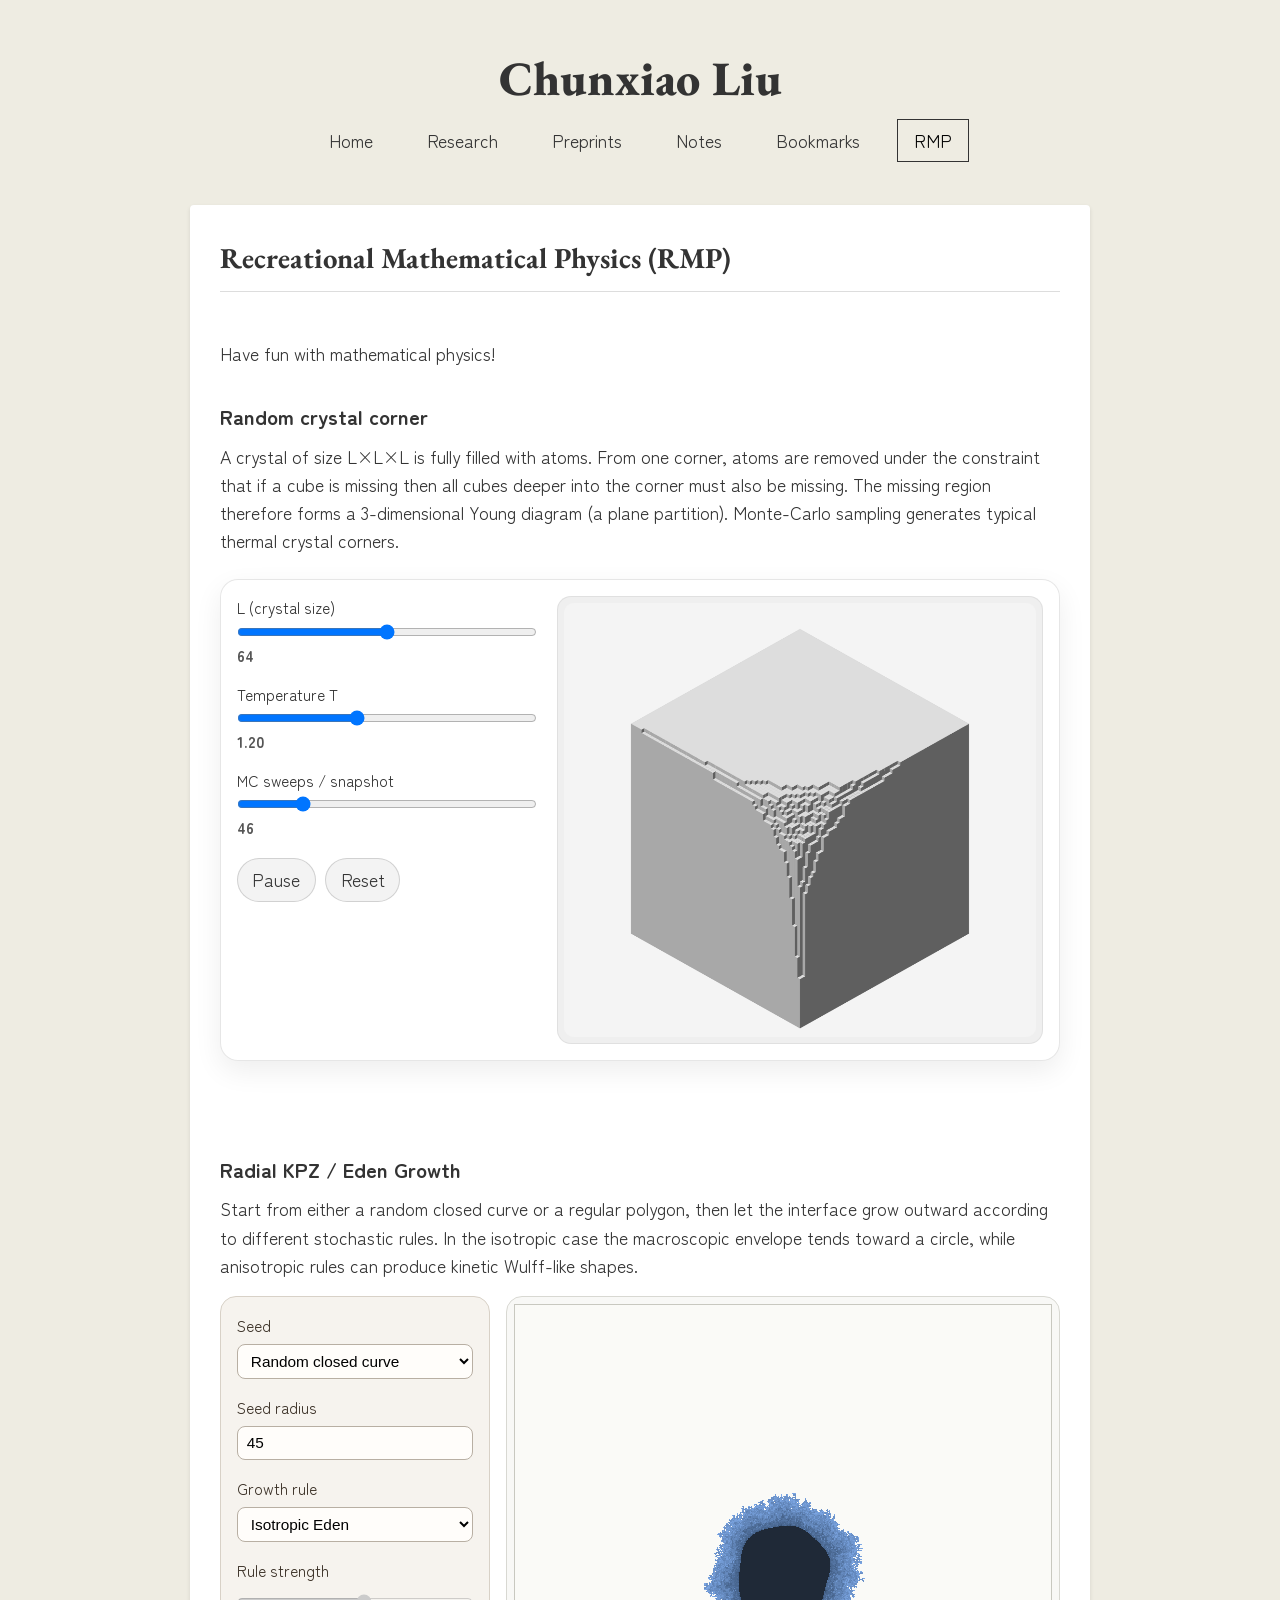
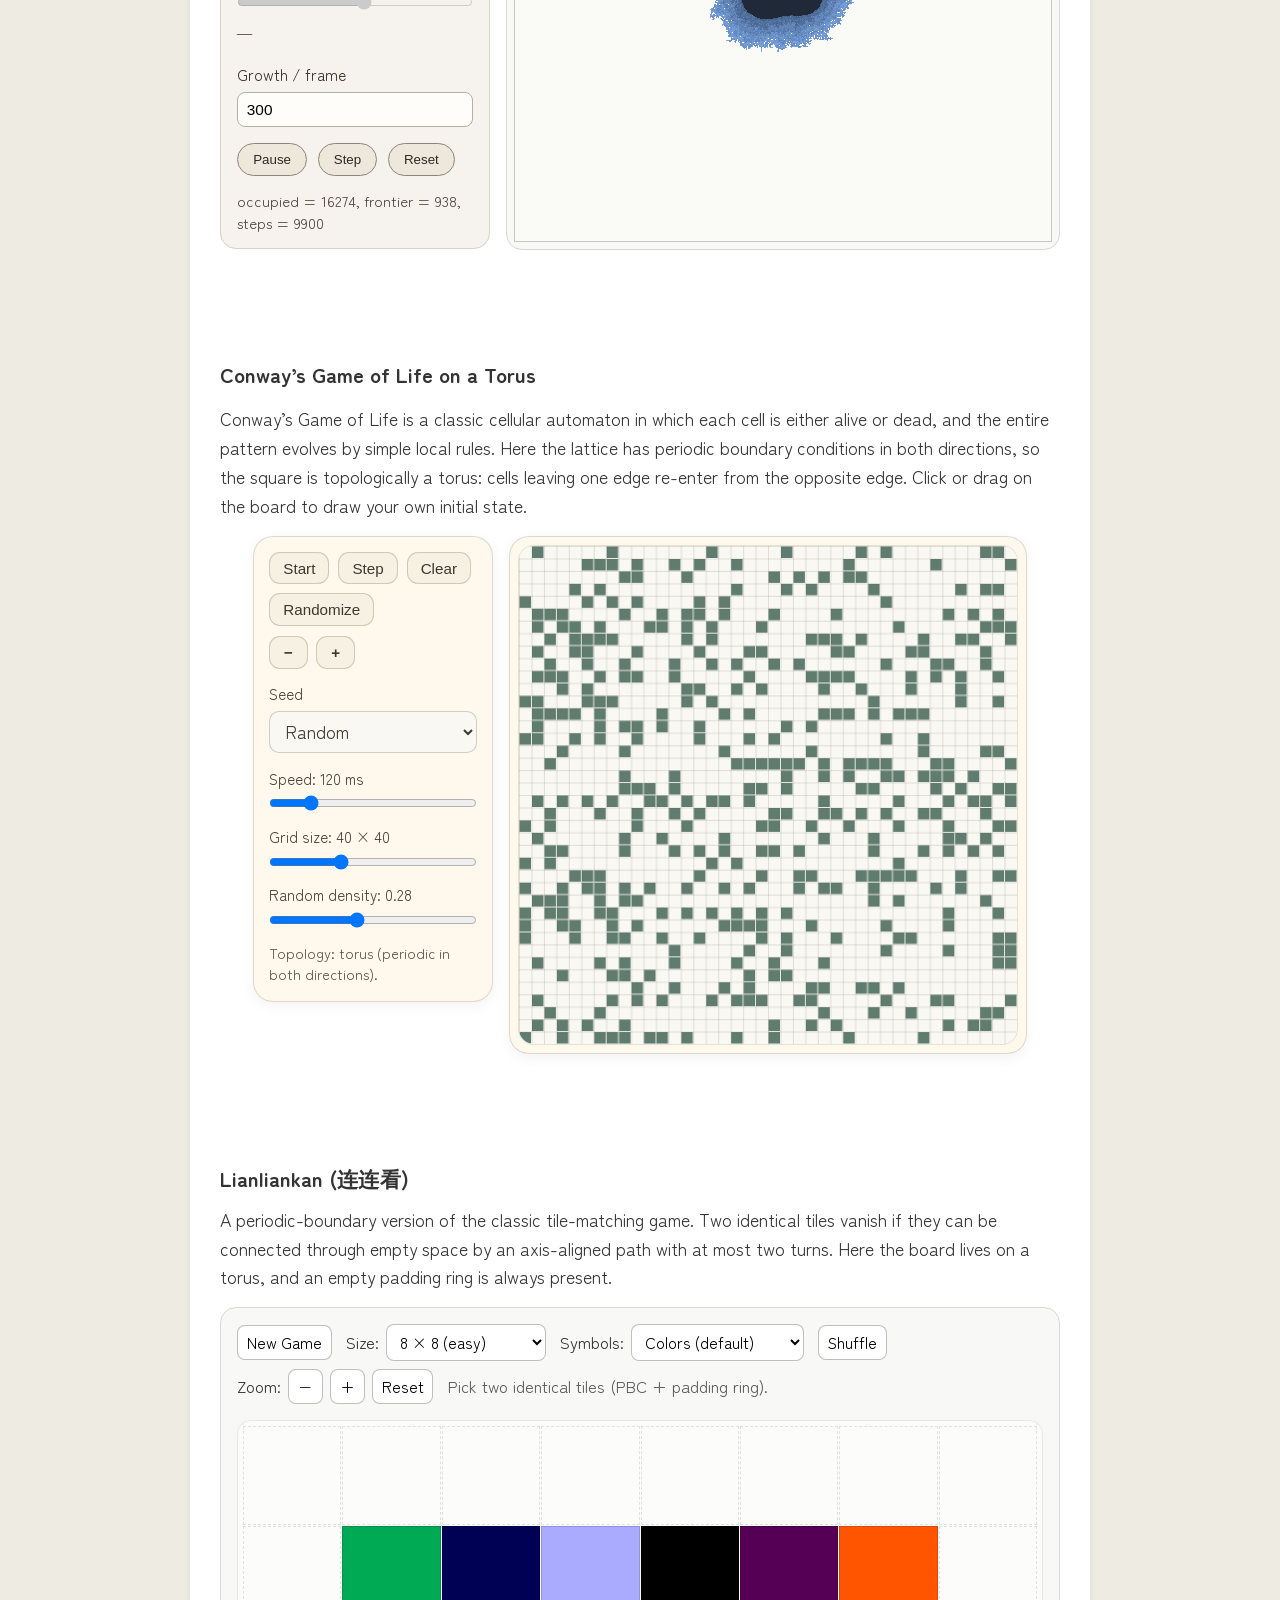
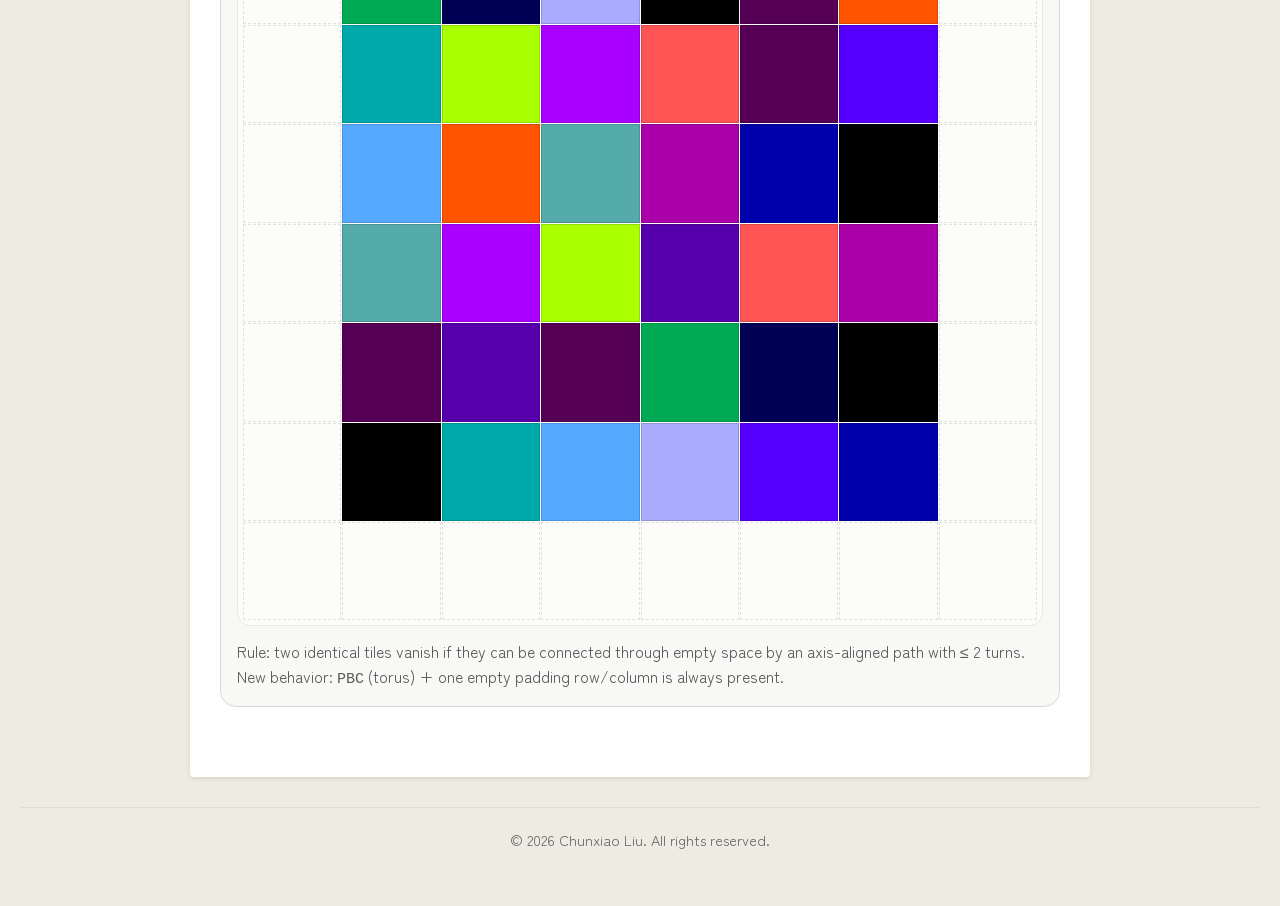
<file: metaphysics.html>
<!DOCTYPE html>
<html lang="en">
<head>

  <!-- Google tag (gtag.js) -->
<script async src="https://www.googletagmanager.com/gtag/js?id=G-R0T0GLFYEW"></script>
<script>
  window.dataLayer = window.dataLayer || [];
  function gtag(){dataLayer.push(arguments);}
  gtag('js', new Date());

gtag('config', 'G-R0T0GLFYEW', {
  anonymize_ip: true,
  send_page_view: true
});
</script>

  <meta charset="UTF-8">
  <meta name="viewport" content="width=device-width, initial-scale=1">
  <title>RMP</title>
  <link rel="stylesheet" href="style.css">
  <link href="https://fonts.googleapis.com/css2?family=Zen+Kaku+Gothic+New&family=Zen+Maru+Gothic&family=EB+Garamond&family=Crimson+Text&family=Crimson+Pro&display=swap" rel="stylesheet">
</head>

<body class="page-notes">
  <header>
    <h1>Chunxiao Liu</h1>
    <nav>
      <ul>
        <li><a href="index.html">Home</a></li>
        <li><a href="research.html">Research</a></li>
        <li><a href="preprint.html">Preprints</a></li>
        <li><a href="note.html">Notes</a></li>
        <li><a href="bookmark.html">Bookmarks</a></li>
        <li><a href="metaphysics.html" class="active">RMP</a></li>
      </ul>
    </nav>
  </header>

  <main>
    <section>
      <h2>Recreational Mathematical Physics (RMP)</h2>

      <br>
      Have fun with mathematical physics!
      <br>


<section class="game-section">
  <h3>Random crystal corner</h3>
  <p>
A crystal of size L×L×L is fully filled with atoms. From one corner,
atoms are removed under the constraint that if a cube is missing then
all cubes deeper into the corner must also be missing. The missing region
therefore forms a 3-dimensional Young diagram (a plane partition).
Monte-Carlo sampling generates typical thermal crystal corners.
  </p>

  <div id="crystal-corner-game"></div>
</section>


  <script src="js/crystal-corner.js"></script>


<br>      



<section class="rmp-block">
  <h3>Radial KPZ / Eden Growth</h3>

  <p>
    Start from either a random closed curve or a regular polygon, then let the
    interface grow outward according to different stochastic rules. In the isotropic
    case the macroscopic envelope tends toward a circle, while anisotropic rules
    can produce kinetic Wulff-like shapes.
  </p>

  <div class="kpz-layout">
    <div class="kpz-sidebar">
      <div class="kpz-control">
        <label for="kpzSeedShape">Seed</label>
        <select id="kpzSeedShape">
          <option value="random">Random closed curve</option>
          <option value="tri">n-gon (n = 3)</option>
          <option value="sq">n-gon (n = 4)</option>
          <option value="pent">n-gon (n = 5)</option>
          <option value="hex">n-gon (n = 6)</option>
          <option value="oct">n-gon (n = 8)</option>
        </select>
      </div>

      <div class="kpz-control">
        <label for="kpzSeedRadius">Seed radius</label>
        <input id="kpzSeedRadius" type="number" min="10" max="200" value="45">
      </div>

      <div class="kpz-control">
        <label for="kpzGrowthRule">Growth rule</label>
        <select id="kpzGrowthRule">
          <option value="isotropic">Isotropic Eden</option>
          <option value="anis4">4-fold anisotropic</option>
          <option value="anis6">6-fold anisotropic</option>
          <option value="surface">Surface-tension biased</option>
          <option value="lpp">Corner growth (LPP-like)</option>
        </select>
      </div>

      <div class="kpz-control">
        <label for="kpzRuleStrength">
          <span id="kpzRuleStrengthLabel">Rule strength</span>
        </label>
        <input id="kpzRuleStrength" type="range" min="0" max="1.2" step="0.05" value="0.65">
        <div class="kpz-value" id="kpzRuleStrengthValue">0.65</div>
      </div>

      <div class="kpz-control">
        <label for="kpzGrowthPerFrame">Growth / frame</label>
        <input id="kpzGrowthPerFrame" type="number" min="1" max="10000" value="300">
      </div>

      <div class="kpz-buttons">
        <button id="kpzPauseBtn" type="button">Pause</button>
        <button id="kpzStepBtn" type="button">Step</button>
        <button id="kpzResetBtn" type="button">Reset</button>
      </div>

      <div id="kpzInfo" class="kpz-info"></div>
    </div>

    <div class="kpz-stage">
      <canvas id="kpzCanvas" aria-label="Radial KPZ growth canvas"></canvas>
    </div>
  </div>
</section>

      <script src="js/kpz.js"></script>


      <br>


<section class="gameoflife" id="gameoflife">
  <h3>Conway’s Game of Life on a Torus</h3>

  <p class="game-intro">
    Conway’s Game of Life is a classic cellular automaton in which each cell is
    either alive or dead, and the entire pattern evolves by simple local rules.
    Here the lattice has periodic boundary conditions in both directions, so
    the square is topologically a torus: cells leaving one edge re-enter from
    the opposite edge. Click or drag on the board to draw your own initial state.
  </p>

  <div class="gol-layout">
    <div class="gol-sidebar">
      <div class="gol-controls-block">
        <div class="gol-toolbar">
          <button id="gol-start">Start</button>
          <button id="gol-step">Step</button>
          <button id="gol-clear">Clear</button>
          <button id="gol-random">Randomize</button>
        </div>

        <div class="gol-toolbar gol-toolbar-small">
          <button id="gol-zoom-out" title="Zoom out">−</button>
          <button id="gol-zoom-in" title="Zoom in">+</button>
        </div>

        <div class="gol-control-row">
          <label for="gol-seed-type">Seed</label>
          <select id="gol-seed-type">
            <option value="random" selected>Random</option>
            <option value="王">王</option>
            <option value="李">李</option>
            <option value="张">张</option>
            <option value="刘">刘</option>
            <option value="陈">陈</option>
            <option value="杨">杨</option>
            <option value="赵">赵</option>
            <option value="黄">黄</option>
            <option value="周">周</option>
            <option value="吴">吴</option>
            <option value="徐">徐</option>
            <option value="孙">孙</option>
            <option value="胡">胡</option>
            <option value="朱">朱</option>
            <option value="高">高</option>
            <option value="林">林</option>
            <option value="何">何</option>
            <option value="郭">郭</option>
            <option value="马">马</option>
          </select>
        </div>

        <div class="gol-control-row">
          <label for="gol-speed">
            Speed: <span id="gol-speed-value">120 ms</span>
          </label>
          <input type="range" id="gol-speed" min="40" max="500" step="10" value="120">
        </div>

        <div class="gol-control-row">
          <label for="gol-size">
            Grid size: <span id="gol-size-value">40 × 40</span>
          </label>
          <input type="range" id="gol-size" min="20" max="80" step="2" value="40">
        </div>

        <div class="gol-control-row">
          <label for="gol-density">
            Random density: <span id="gol-density-value">0.28</span>
          </label>
          <input type="range" id="gol-density" min="0.05" max="0.60" step="0.01" value="0.28">
        </div>

        <p class="gol-note">
          Topology: torus (periodic in both directions).
        </p>
      </div>
    </div>

    <div class="gol-board-panel">
      <div class="gol-canvas-wrap">
        <canvas id="gol-canvas" width="560" height="560"></canvas>
      </div>
    </div>
  </div>
</section>

<script src="js/gameoflife.js"></script>


      <br>
      
<section class="lianliankan rmp-block" id="lianliankan">
  <h3> Lianliankan (<span class="llk-cn">连连看</span>)</h3>

  <p>
    A periodic-boundary version of the classic tile-matching game. Two identical
    tiles vanish if they can be connected through empty space by an axis-aligned
    path with at most two turns. Here the board lives on a torus, and an empty
    padding ring is always present.
  </p>

  <div class="llk-panel">
    <div class="game-bar">
      <button id="llk-new">New Game</button>

      <label>
        Size:
        <select id="llk-size">
          <option value="8x8" selected>8 × 8 (easy)</option>
          <option value="16x16">16 × 16 (medium)</option>
          <option value="32x32">32 × 32 (hard)</option>
        </select>
      </label>

      <label>
        Symbols:
        <select id="llk-theme">
          <option value="colors" selected>Colors (default)</option>
          <option value="animals">Animals</option>
          <option value="music">Music</option>
          <option value="math">Math / Physics</option>
          <option value="cards">Cards / Chess</option>
          <option value="space">Space</option>
          <option value="food">Espresso & Snacks</option>
        </select>
      </label>

      <button id="llk-shuffle">Shuffle</button>

      <label>
        Zoom:
        <button id="llk-zoom-out" type="button">−</button>
        <button id="llk-zoom-in" type="button">+</button>
        <button id="llk-zoom-reset" type="button">Reset</button>
      </label>

      <span class="status" id="llk-status">
        Pick two identical tiles (PBC + padding ring).
      </span>
    </div>

    <div class="board-wrap" id="llk-wrap">
      <div class="llk-stage" id="llk-stage">
        <canvas class="path" id="llk-canvas"></canvas>
        <div class="board" id="llk-board"></div>
      </div>
    </div>

    <div class="hint">
      Rule: two identical tiles vanish if they can be connected through empty space
      by an axis-aligned path with ≤ 2 turns.
      <br>
      New behavior: <code>PBC</code> (torus) + one empty padding row/column is always present.
    </div>
  </div>
</section>

<script src="js/lianliankan.js" defer></script>



      

    </section>
  </main>

  <footer>
    <p>&copy; 2026 Chunxiao Liu. All rights reserved.</p>
  </footer>
</body>
</html>
</file>
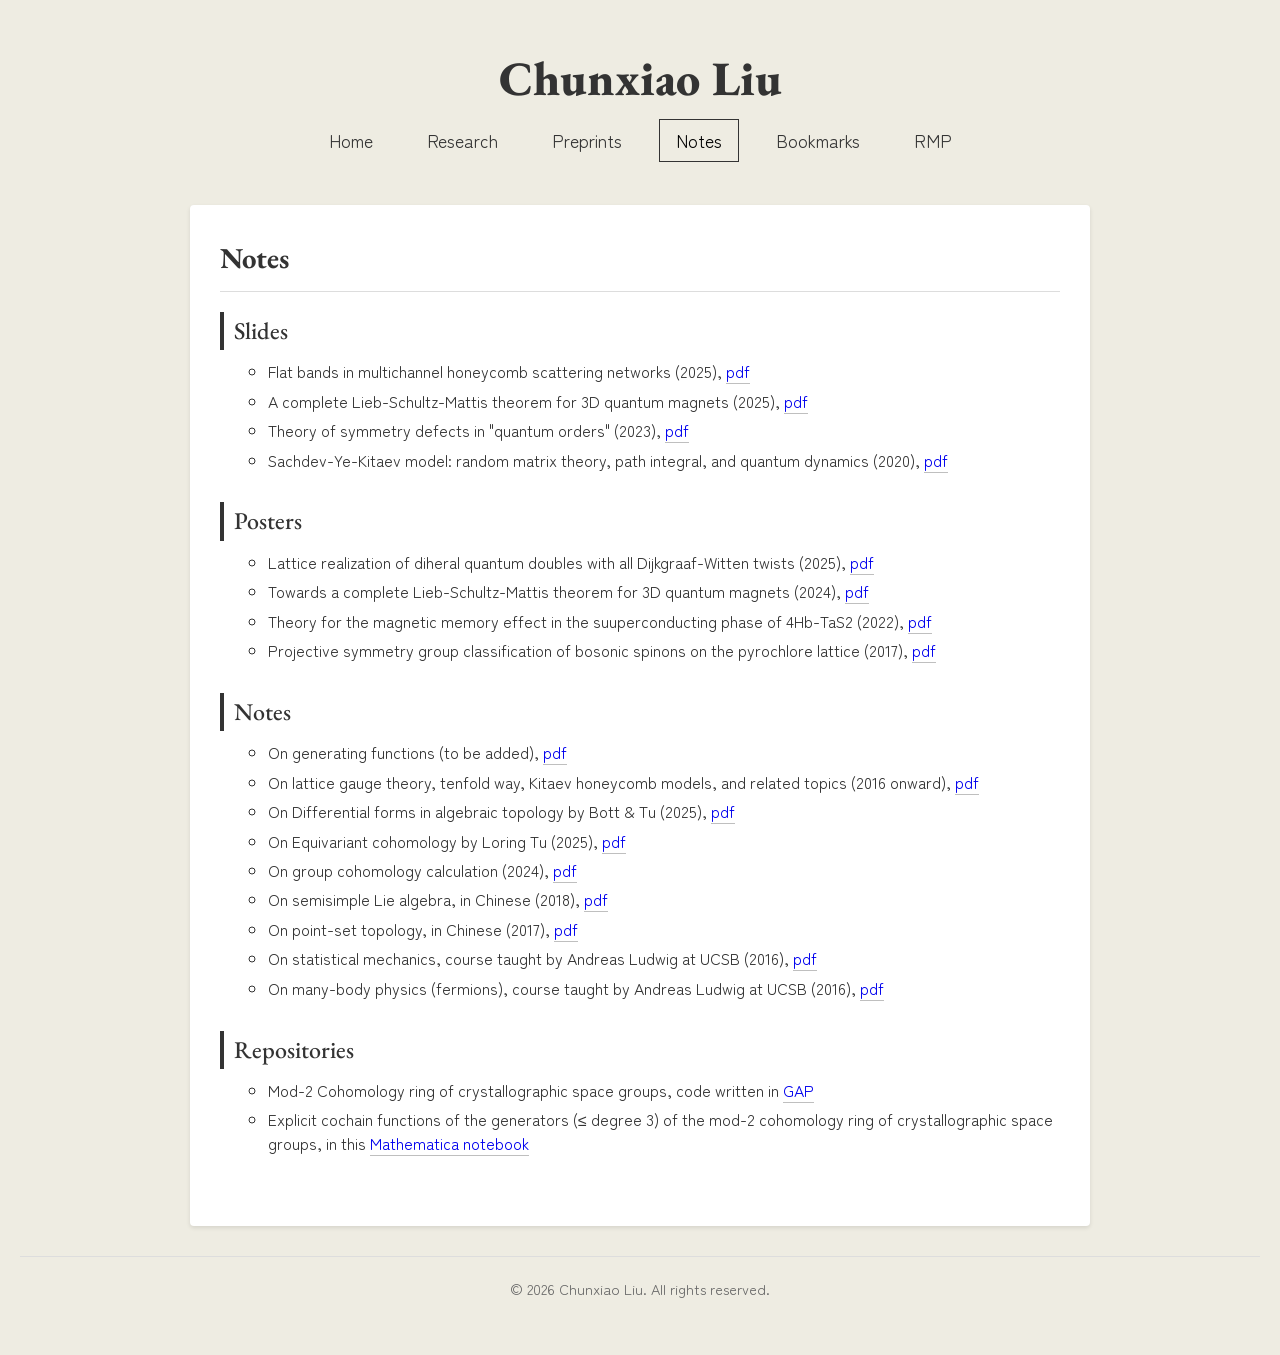
<file: note.html>
<!DOCTYPE html>
<html lang="en">
<head>

  <!-- Google tag (gtag.js) -->
<script async src="https://www.googletagmanager.com/gtag/js?id=G-R0T0GLFYEW"></script>
<script>
  window.dataLayer = window.dataLayer || [];
  function gtag(){dataLayer.push(arguments);}
  gtag('js', new Date());

gtag('config', 'G-R0T0GLFYEW', {
  anonymize_ip: true,
  send_page_view: true
});
</script>

  <meta charset="UTF-8">
  <meta name="viewport" content="width=device-width, initial-scale=1">
  <title>Notes</title>
  <link rel="stylesheet" href="style.css">
  <link href="https://fonts.googleapis.com/css2?family=Zen+Kaku+Gothic+New&family=Zen+Maru+Gothic&family=EB+Garamond&family=Crimson+Text&family=Crimson+Pro&display=swap" rel="stylesheet">
</head>

<body class="page-notes">
  <header>
    <h1>Chunxiao Liu</h1>
    <nav>
      <ul>
        <li><a href="index.html">Home</a></li>
        <li><a href="research.html">Research</a></li>
        <li><a href="preprint.html">Preprints</a></li>
        <li><a href="note.html" class="active">Notes</a></li>
        <li><a href="bookmark.html">Bookmarks</a></li>
        <li><a href="metaphysics.html">RMP</a></li>
      </ul>
    </nav>
  </header>

  <main>
    <section>
      <h2>Notes</h2>

      <div class="subsection" id="notes-slides">
        <h3>Slides</h3>
        <ul class="notes-list">
          <li>Flat bands in multichannel honeycomb scattering networks (2025), <a href="pdf/FB_slides.pdf" target="_blank" rel="noopener" onclick="gtag('event','download_FB_slides',{file_name: 'FB_slides.pdf'});">pdf</a></li>
          <li>A complete Lieb-Schultz-Mattis theorem for 3D quantum magnets (2025), <a href="pdf/LSM_slides.pdf" target="_blank" rel="noopener" onclick="gtag('event','download_LSM_slides',{file_name: 'LSM_slides.pdf'});">pdf</a></li>
          <li>Theory of symmetry defects in "quantum orders" (2023), <a href="pdf/DefectsInQOs_slides.pdf" target="_blank" rel="noopener" onclick="gtag('event','download_DefectsInQOs_slides',{file_name: 'DefectsInQOs_slides.pdf'});">pdf</a></li>
          <li>Sachdev-Ye-Kitaev model: random matrix theory, path integral, and quantum dynamics (2020), <a href="pdf/SYK_slides.pdf" target="_blank" rel="noopener" rel="noopener" onclick="gtag('event','download_SYK_slides',{file_name: 'SYK_slides.pdf'});">pdf</a></li>
        </ul>
      </div>

      <div class="subsection" id="notes-posters">
        <h3>Posters</h3>
        <ul class="notes-list">
          <li>Lattice realization of diheral quantum doubles with all Dijkgraaf-Witten twists (2025), <a href="pdf/QD_poster.pdf" target="_blank" rel="noopener" onclick="gtag('event','download_QD_poster',{file_name: 'QD_poster.pdf'});">pdf</a></li>
          <li>Towards a complete Lieb-Schultz-Mattis theorem for 3D quantum magnets (2024), <a href="pdf/LSM_poster.pdf" target="_blank" rel="noopener" onclick="gtag('event','download_LSM_poster',{file_name: 'LSM_poster.pdf'});">pdf</a></li>
          <li>Theory for the magnetic memory effect in the suuperconducting phase of 4Hb-TaS2 (2022), <a href="pdf/TaS2_poster.pdf" target="_blank" rel="noopener" onclick="gtag('event','download_TaS2_poster',{file_name: 'TaS2_poster.pdf'});">pdf</a></li>
          <li>Projective symmetry group classification of bosonic spinons on the pyrochlore lattice (2017), <a href="pdf/PSG_poster.pdf" target="_blank" rel="noopener" onclick="gtag('event','download_PSG_poster',{file_name: 'PSG_poster.pdf'});">pdf</a></li>
        </ul>
      </div>

      <div class="subsection" id="notes-notes">
        <h3>Notes</h3>
        <ul class="notes-list">
          <li>On generating functions (to be added), <a href="pdf/Generatingfunctionology_notes.pdf" target="_blank" rel="noopener">pdf</a></li>
          <li>On lattice gauge theory, tenfold way, Kitaev honeycomb models, and related topics (2016 onward), <a href="pdf/LGT_notes.pdf" target="_blank" rel="noopener" onclick="gtag('event','download_LGT_notes',{file_name: 'LGT_notes.pdf'});">pdf</a></li>
          <li>On Differential forms in algebraic topology by Bott &amp; Tu (2025), <a href="pdf/BottTu_notes.pdf" target="_blank" rel="noopener" onclick="gtag('event','download_BottTu_notes',{file_name: 'BottTu_notes.pdf'});">pdf</a></li>
          <li>On Equivariant cohomology by Loring Tu (2025), <a href="pdf/Equivariant_notes.pdf" target="_blank" rel="noopener" onclick="gtag('event','download_Equivariant_notes',{file_name: 'Equivariant_notes.pdf'});">pdf</a></li>
          <li>On group cohomology calculation (2024), <a href="pdf/group_cohomology_notes.pdf" target="_blank" rel="noopener" onclick="gtag('event','download_group_cohomology_notes',{file_name: 'group_cohomology_notes.pdf'});">pdf</a></li>
          <li>On semisimple Lie algebra, in Chinese (2018), <a href="pdf/Lie_notes.pdf" target="_blank" rel="noopener" onclick="gtag('event','download_Lie_notes',{file_name: 'Lie_notes.pdf'});">pdf</a></li>
          <li>On point-set topology, in Chinese (2017), <a href="pdf/Topology_notes.pdf" target="_blank" rel="noopener" onclick="gtag('event','download_Topology_notes',{file_name: 'Topology_notes.pdf'});">pdf</a></li>
          <li>On statistical mechanics, course taught by Andreas Ludwig at UCSB (2016), <a href="pdf/PHY220_notes.pdf" target="_blank" rel="noopener" onclick="gtag('event','download_PHY220_notes',{file_name: 'PHY220_notes.pdf'});">pdf</a></li>
          <li>On many-body physics (fermions), course taught by Andreas Ludwig at UCSB (2016), <a href="pdf/PHY217B_notes.pdf" target="_blank" rel="noopener" onclick="gtag('event','download_PHY217B_notes',{file_name: 'PHY217B_notes.pdf'});">pdf</a></li>
        </ul>
      </div>

      <div class="subsection" id="notes-repos">
        <h3>Repositories</h3>
        <ul class="notes-list">
          <li>Mod-2 Cohomology ring of crystallographic space groups, code written in <a href="https://github.com/chxliu/Space-Group-Cohomology-and-LSM" target="_blank" rel="noopener">GAP</a></li>
          <li>Explicit cochain functions of the generators (≤ degree 3) of the mod-2 cohomology ring of crystallographic space groups, in this <a href="https://notebookarchive.org/mod-2-cohomology-of-crystallographic-space-groups--2024-11-a6i9y5n/" target="_blank" rel="noopener">Mathematica notebook</a></li>
        </ul>
      </div>

    </section>
  </main>

  <footer>
    <p>&copy; 2026 Chunxiao Liu. All rights reserved.</p>
  </footer>
</body>
</html>
</file>
<file: style.css>
/* Reset */
* {
  margin: 0;
  padding: 0;
  box-sizing: border-box;
}

/* Base styling */
body {
  background-color: #eeece2;
  color: #333;
  font-family: 'Zen Maru Gothic', sans-serif;
  font-size: 1.1rem;
  line-height: 1.6;
  padding: 20px;
}

.small-text {
  font-size: 0.6em;
}



/* Header styling */
header {
  text-align: center;
  padding: 20px 0;
  margin-bottom: 30px;
}

header h1 {
  font-family: 'EB Garamond', serif;
  font-size: 3rem;
  font-weight: 900;
  margin-bottom: 10px;
  color: #333;
}

nav ul {
  list-style: none;
  display: flex;
  justify-content: center;
  gap: 20px;
}

nav ul li a {
  text-decoration: none;
  color: #333;
  padding: 8px 16px;
  border: 1px solid transparent;
  transition: border-color 0.3s, color 0.3s;
}

nav ul li a:hover,
nav ul li a.active {
  border-color: #333;
  color: #000;
}


/* Mobile fix for top navigation tabs */
@media (max-width: 900px) {
  header nav {
    width: 100%;
    overflow-x: auto;
    overflow-y: hidden;
    -webkit-overflow-scrolling: touch;
    scrollbar-width: none;
    margin-top: 0.6rem;
  }

  header nav::-webkit-scrollbar {
    display: none;
  }

  header nav ul {
    display: flex;
    flex-wrap: nowrap;
    justify-content: flex-start;
    align-items: center;
    gap: 0.7rem;

    width: max-content;
    min-width: 100%;

    margin: 0;
    padding: 0 0.5rem;
    list-style: none;
  }

  header nav li {
    flex: 0 0 auto;
  }

  header nav a {
    display: inline-block;
    white-space: nowrap;
  }
}

/* Main content styling */
main {
  max-width: 900px;
  margin: 0 auto;
  background-color: #FFFFFF;
  padding: 30px;
  border-radius: 4px;
  box-shadow: 0 2px 4px rgba(0,0,0,0.1);
}

main ul {
  padding-left: 2.1rem;   /* increase indentation */
}

section {
  margin-bottom: 40px;
}

section h2 {
  font-family: 'EB Garamond', serif;
  font-weight: 700;
  font-size: 1.8rem;
  margin-bottom: 20px;
  color: #333;
  border-bottom: 1px solid #ddd;
  padding-bottom: 10px;
}

p {
  margin-bottom: 15px;
  font-family: 'Zen Maru Gothic', sans-serif;
}

/* Work page subsections */
.subsection {
  margin-bottom: 30px;
}

.subsection h3 {
  font-family: 'EB Garamond', serif;
  font-weight: 500;
  font-size: 1.5rem;
  margin-bottom: 10px;
  color: #333;
  border-left: 4px solid #333;
  padding-left: 10px;
}

.subsection ul {
  list-style: disc inside;
  margin-left: 20px;
}



/* Timeline list styling */
.year-event-list {
  list-style: circle;
  margin-top: 20px;
  padding-left: 30px;
}

.year-event-list li {
  margin-bottom: 10px;
  padding-left: 10px;
  border-left: 3px; /*solid #333;*/
}

/* Styling for the year portion */
.year-event-list .year {
  font-family: 'Zen Maru Gothic';/*'Crimson Pro', serif;*/
  font-weight: 700;
  font-size: 1.1rem;
  margin-right: 0.5rem;
  color: #333;
  /* Optional: adjust width if you want a fixed column effect */
  /* width: 80px; */
}

/* Styling for the event description */
/* (Assumes body text is already set to Zen Maru Gothic) */
.year-event-list .event {
  font-family: 'Zen Kaku Gothic New', sans-serif;
}




/* ──────────────────────────────────────────────────────────────────────
   Research List: EB Garamond for titles, Zen Maru Gothic for details
   ──────────────────────────────────────────────────────────────────────*/


/* Container for the research bullets */
.research-list {
  list-style: none;
  margin-left: 1.5em;
  padding: 0;
}

/* Each topic title (the “Quantum magnetism”, etc.) */
.research-list li {
  font-family: 'EB Garamond', serif;
  font-weight: 600;
  font-size: 1.2rem;       /* a bit smaller than your Research heading */
  margin-bottom: 0.5em;
}

/* The explanatory paragraph under each topic */
.research-list li p {
  font-family: 'Zen Kaku Gothic New', sans-serif;
  font-size: 0.8em;        /* as requested */
  font-weight: 300;
  line-height: 1.5;
  padding-left: 16px;
  padding-right: 16px;
  margin: 0.8em 0 0 0;     /* small gap above the paragraph */
}

.subtopic-list {
  list-style: disc inside;     /* a different bullet shape */
  margin: 0.5em 0 0 1.5em;      /* indent and small top margin */
  padding: 0;
}

.subtopic-list li {
  list-style: none;
  font-family: 'Zen Maru Gothic', sans-serif;
  font-weight: 900;
  font-size: 0.9em;
}

.subtopic-list li p {
  font-family: 'Zen Kaku Gothic New', sans-serif;
  font-size: 0.9em;        /* as requested */
  font-weight: 300;
  line-height: 1.5;
  padding-left: 16px;
  padding-right: 16px;
  margin: 0.7em 0 0 0;     /* small gap above the paragraph */
}


/* Environment for personal interest topic lists */
.topic-list {
  font-size: 0.85em;    /* Smaller font size relative to your base text */
  line-height: 1.4;     /* Moderate line spacing */
  margin-left: 1.5em;   /* Indentation for list items */
  margin-bottom: 1em;   /* Space below the list */
  list-style-type: disc; /* You can change this to your preferred list style */
}

/* Optional: style links within these lists */
.topic-list a {
  text-decoration: none;
  color: inherit;       /* Inherit color from the parent, or set your desired color */
}

.topic-list a:hover {
  text-decoration: underline;
}


/* Footer styling */
footer {
  text-align: center;
  margin-top: 30px;
  padding: 20px 0;
  font-size: 0.9rem;
  color: #666;
  border-top: 1px solid #ddd;
}



.wordcloud-section {
  max-width: 1040px;
  margin: 60px auto;
  text-align: center;
}

.wordcloud-title {
  font-size: 1.6rem;
  margin-bottom: 1rem;
  font-weight: 600;
  letter-spacing: 0.03em;
}

#wordcloud {
  width: 60%;
  max-width: 1100px;
  aspect-ratio: 1.5;
  border-radius: 18px;
  background: linear-gradient(180deg, #faf8f4 0%, #f3efe7 100%);
  box-shadow: 0 4px 20px rgba(0, 0, 0, 0.08);
  display: block;
  margin: 0 auto;
}





/* =========================================================
   Notes page only: tuned list environment
   ========================================================= */

/* Use body class="page-notes" on note.html to scope styles */
.page-notes .notes-list {
  list-style-type: circle;   /* open circles */
  list-style-position: outside;
  margin: 0.5rem 0 1.2rem 2.2rem;  /* more left indent */
  padding-left: 0.8rem;      /* additional indent for text alignment */
}

.page-notes .notes-list li {
  margin: 0.35rem 0;         /* moderate vertical spacing */
  line-height: 1.5;
}

/* Optional: slightly smaller list text, easy to tune */
.page-notes .notes-list,
.page-notes .notes-list li {
  font-size: 0.95em;
}

/* Optional: make links slightly calmer */
.page-notes .notes-list a {
  text-decoration: none;
  border-bottom: 1px solid rgba(0,0,0,0.25);
}

.page-notes .notes-list a:hover {
  border-bottom-color: rgba(0,0,0,0.55);
}






/* =========================================================
   Lianliankan mini-game (Metaphysics page)
   ========================================================= */

.lianliankan {
  margin-top: 1.2rem;
}

/* Outer panel, so the whole game looks like the other RMP applets */
.lianliankan .llk-panel {
  background: #f8f8f6;
  border: 1px solid #d8d8d2;
  border-radius: 16px;
  padding: 1rem 1rem 0.9rem 1rem;
  box-sizing: border-box;
  margin-top: 0.9rem;
}

/* Top control bar remains at the top */
.lianliankan .game-bar {
  display: flex;
  flex-wrap: wrap;
  gap: 0.5rem 0.9rem;
  align-items: center;
  margin: 0 0 1rem 0;
  font-size: 0.95em;
}

.lianliankan .game-bar label {
  display: inline-flex;
  align-items: center;
  gap: 0.45rem;
  flex-wrap: wrap;
}

.lianliankan .game-bar button,
.lianliankan .game-bar select {
  font-family: inherit;
  font-size: 0.95em;
  padding: 0.32rem 0.55rem;
  border: 1px solid rgba(0, 0, 0, 0.25);
  background: #fff;
  border-radius: 8px;
  cursor: pointer;
}

.lianliankan .game-bar button:hover,
.lianliankan .game-bar select:hover {
  border-color: rgba(0, 0, 0, 0.5);
}

.lianliankan .status {
  opacity: 0.8;
}

/* Wrap: allow scroll if huge board; stage is zoomed */
.lianliankan .board-wrap {
  position: relative;
  width: min(1040px, 100%);
  margin: 0 auto;
  overflow: auto;
  border-radius: 14px;
  background: transparent;
}

/* Stage holds BOTH canvas+board so zoom keeps them aligned */
.lianliankan .llk-stage {
  position: relative;
  transform: scale(var(--llk-zoom, 1));
  transform-origin: top left;
}

/* canvas overlays board exactly */
.lianliankan canvas.path {
  position: absolute;
  inset: 0;
  pointer-events: none;
  z-index: 2;
}

/* Board */
.lianliankan .board {
  display: grid;
  gap: 1px;
  padding: 5px;
  background: rgba(255, 255, 255, 0.55);
  border: 1px solid rgba(0, 0, 0, 0.08);
  border-radius: 14px;

  width: 100%;
  max-width: 980px;
  margin: 0 auto;
}

/* Tiles */
.lianliankan .tile {
  aspect-ratio: 1 / 1;
  height: auto;
  min-width: 0;
  min-height: 0;
  border-radius: 0;
  border: 1px solid rgba(0, 0, 0, 0.18);
  background: #fff;
  display: flex;
  align-items: center;
  justify-content: center;
  cursor: pointer;
  user-select: none;
}

.lianliankan .tile:hover {
  border-color: rgba(0, 0, 0, 0.35);
}

.lianliankan .tile.selected {
  border-color: rgba(0, 0, 0, 0.75);
  outline: 2px solid rgba(0, 0, 0, 0.12);
}

.lianliankan .tile.empty {
  background: transparent;
  border: 1px dashed rgba(0, 0, 0, 0.10);
  cursor: default;
}

/* Symbol wrapper */
.lianliankan .tile .llk-symbol {
  width: 92%;
  height: 92%;
  display: flex;
  align-items: center;
  justify-content: center;
  overflow: hidden;
  font-size: var(--llk-font-size, 18px);
  line-height: 1;
}

/* Twemoji SVG scales perfectly */
.lianliankan .tile .llk-symbol img {
  width: 100%;
  height: 100%;
  object-fit: contain;
  display: block;
}

/* Color tile style */
.lianliankan .tile.color-tile {
  background: var(--llk-tile-color, #ffffff);
  border: 1px solid rgba(0, 0, 0, 0.14);
}

.lianliankan .tile.color-tile.selected {
  outline: 3px solid rgba(0, 0, 0, 0.18);
  border-color: rgba(0, 0, 0, 0.40);
}

.lianliankan .hint {
  margin-top: 0.8rem;
  font-size: 0.9em;
  opacity: 0.8;
}

.lianliankan .hint code {
  font-family: ui-monospace, SFMono-Regular, Menlo, Monaco, Consolas, "Liberation Mono", "Courier New", monospace;
  font-size: 0.95em;
}

/* Small-screen behavior */
@media (max-width: 760px) {
  .lianliankan .llk-panel {
    padding: 0.85rem 0.8rem 0.8rem 0.8rem;
  }

  .lianliankan .game-bar {
    gap: 0.45rem 0.7rem;
  }

  .lianliankan .board-wrap {
    width: 100%;
  }
}




.llk-cn{
  font-family:
    "PingFang SC",
    "Hiragino Sans GB",
    "Microsoft YaHei",
    "Noto Sans SC",
    "Source Han Sans SC",
    system-ui,
    sans-serif;

  font-weight: 600;
  letter-spacing: 0.02em;
}



/* ================================
   Random crystal corner game
   Add this block to the END of style.css
   ================================ */

#crystal-corner-game {
  margin: 1.5rem 0 2rem;
}

.crystal-corner-game {
  display: grid;
  grid-template-columns: minmax(240px, 300px) minmax(320px, 1fr);
  gap: 1.25rem;
  align-items: start;

  background: rgba(255, 255, 255, 0.72);
  border: 1px solid rgba(80, 80, 80, 0.14);
  border-radius: 18px;
  padding: 1rem 1rem 1rem 1rem;
  box-shadow: 0 10px 28px rgba(0, 0, 0, 0.07);
  backdrop-filter: blur(3px);
}

.crystal-controls {
  display: flex;
  flex-direction: column;
  gap: 1rem;
}

.crystal-controls label {
  display: block;
  font-size: 0.96rem;
  line-height: 1.45;
  color: #333;
}

.crystal-controls input[type="range"] {
  display: block;
  width: 100%;
  margin-top: 0.35rem;
  margin-bottom: 0.25rem;
}

.crystal-controls span {
  display: inline-block;
  min-width: 2.5rem;
  font-weight: 600;
  color: #555;
}

.crystal-button-row {
  display: flex;
  flex-wrap: wrap;
  gap: 0.6rem;
  margin-top: 0.2rem;
}

.crystal-button-row button {
  appearance: none;
  border: 1px solid rgba(70, 70, 70, 0.20);
  background: #f3f3f3;
  color: #333;
  border-radius: 999px;
  padding: 0.45rem 0.9rem;
  font: inherit;
  cursor: pointer;
  transition:
    background 0.15s ease,
    transform 0.12s ease,
    box-shadow 0.15s ease;
}

.crystal-button-row button:hover {
  background: #ebebeb;
  transform: translateY(-1px);
  box-shadow: 0 4px 10px rgba(0, 0, 0, 0.08);
}

.crystal-button-row button:active {
  transform: translateY(0);
  box-shadow: none;
}

.crystal-canvas-wrap {
  width: 100%;
  overflow: hidden;
  border-radius: 14px;
  background: linear-gradient(180deg, #fafafa 0%, #f0f0f0 100%);
  border: 1px solid rgba(80, 80, 80, 0.10);
  padding: 0.5rem;
}

.crystal-canvas-wrap canvas {
  display: block;
  width: 100%;
  height: auto;
  border-radius: 10px;
}

/* Optional styling if you wrap this in a section with class="game-section" */
.game-section {
  margin-top: 2rem;
  margin-bottom: 2rem;
}

.game-section h3 {
  margin-bottom: 0.6rem;
}

.game-section p {
  margin-bottom: 1rem;
}

/* Responsive layout */
@media (max-width: 900px) {
  .crystal-corner-game {
    grid-template-columns: 1fr;
  }
}


.crystal-canvas-wrap {
  background: #efefef;
  border: 1px solid rgba(90, 90, 90, 0.10);
  padding: 0.35rem;
}

.crystal-canvas-wrap canvas {
  display: block;
  width: 100%;
  height: auto;
  background: #f4f4f4;
}




/* ============================================================
   Radial KPZ / Eden Growth
   ============================================================ */

.rmp-block {
  margin: 2rem 0;
}

.rmp-block h3 {
  margin-bottom: 0.6rem;
}

.rmp-block p {
  margin-bottom: 1rem;
}

.kpz-layout {
  display: grid;
  grid-template-columns: 270px 1fr;
  gap: 1rem;
  align-items: start;
  margin-top: 1rem;
}

.kpz-sidebar {
  background: #f6f3ee;
  border: 1px solid #d8d1c7;
  border-radius: 16px;
  padding: 1rem 1rem 0.95rem 1rem;
  box-sizing: border-box;
}

.kpz-control {
  margin-bottom: 1rem;
}

.kpz-control label {
  display: block;
  font-size: 0.98rem;
  color: #3b3127;
  margin-bottom: 0.35rem;
}

.kpz-control input[type="number"],
.kpz-control select {
  width: 100%;
  padding: 0.45rem 0.55rem;
  border: 1px solid #b8afa3;
  border-radius: 8px;
  background: #fffdfa;
  box-sizing: border-box;
  font-size: 0.96rem;
}

.kpz-control input[type="range"] {
  width: 100%;
  margin-top: 0.15rem;
}

.kpz-value {
  margin-top: 0.3rem;
  font-size: 0.94rem;
  color: #4c4339;
}

.kpz-buttons {
  display: flex;
  flex-wrap: wrap;
  gap: 0.65rem;
  margin-top: 0.45rem;
}

.kpz-buttons button {
  padding: 0.5rem 0.95rem;
  border: 1px solid #8f8476;
  border-radius: 999px;
  background: #eee7dc;
  color: #2f2923;
  cursor: pointer;
  transition: background 0.15s ease, transform 0.05s ease;
}

.kpz-buttons button:hover {
  background: #e1d8cb;
}

.kpz-buttons button:active {
  transform: translateY(1px);
}

.kpz-info {
  margin-top: 0.9rem;
  font-size: 0.92rem;
  color: #4c4339;
  line-height: 1.45;
}

.kpz-stage {
  background: #f8f8f6;
  border: 1px solid #d8d8d2;
  border-radius: 16px;
  padding: 0.45rem;
  box-sizing: border-box;
  min-height: 0;
  display: inline-flex;
  align-items: flex-start;
  justify-content: center;
}

#kpzCanvas {
  display: block;
  width: min(760px, 100%);
  height: auto;
  border: 1px solid #c8c8c0;
  background: #fafaf7;
  image-rendering: pixelated;
}

/* Slightly tighter spacing on smaller screens */
@media (max-width: 980px) {
  .kpz-layout {
    grid-template-columns: 1fr;
  }

  .kpz-stage {
    padding: 0.4rem;
  }

  #kpzCanvas {
    width: min(700px, 100%);
  }
}




/* ================================
   Conway Game of Life
   ================================ */

.gameoflife {
  margin-top: 3rem;
  margin-bottom: 3rem;
}

.gameoflife h3 {
  margin-bottom: 0.8rem;
}

.gameoflife .game-intro {
  max-width: 920px;
  line-height: 1.65;
  margin-bottom: 1rem;
}

.gol-layout {
  display: grid;
  grid-template-columns: 240px auto;
  gap: 1rem;
  align-items: start;
  justify-content: center;
}

.gol-sidebar,
.gol-board-panel {
  background: rgba(255, 248, 235, 0.9);
  border: 1px solid rgba(120, 100, 70, 0.22);
  border-radius: 20px;
  box-shadow: 0 4px 14px rgba(0, 0, 0, 0.05);
  box-sizing: border-box;
}

.gol-sidebar {
  width: 240px;
  padding: 0.95rem 0.95rem 1rem 0.95rem;
}

.gol-controls-block {
  display: flex;
  flex-direction: column;
  gap: 0.8rem;
}

.gol-toolbar {
  display: flex;
  flex-wrap: wrap;
  gap: 0.55rem;
}

.gol-toolbar button {
  appearance: none;
  border: 1px solid rgba(90, 80, 60, 0.25);
  background: #f7f1e3;
  color: #3d372f;
  padding: 0.42rem 0.82rem;
  border-radius: 11px;
  font-size: 0.95rem;
  cursor: pointer;
  transition: transform 0.08s ease, background 0.15s ease, border-color 0.15s ease;
}

.gol-toolbar button:hover {
  background: #efe6d3;
  border-color: rgba(90, 80, 60, 0.4);
}

.gol-toolbar button:active {
  transform: translateY(1px);
}

.gol-toolbar-small {
  margin-top: -0.15rem;
}

#gol-zoom-in,
#gol-zoom-out {
  min-width: 2.4rem;
  padding-left: 0;
  padding-right: 0;
  font-weight: 600;
}

.gol-control-row {
  display: flex;
  flex-direction: column;
  gap: 0.32rem;
}

.gol-control-row select {
  width: 100%;
  font: inherit;
  color: #3d372f;
  background: #faf8f2;
  border: 1px solid rgba(100, 90, 75, 0.28);
  border-radius: 10px;
  padding: 0.42rem 0.65rem;
  box-sizing: border-box;
}

.gol-control-row label {
  font-size: 0.95rem;
  color: #4a433b;
  margin: 0;
}

.gol-control-row input[type="range"] {
  width: 100%;
  margin: 0;
}

.gol-note {
  margin: 0.15rem 0 0 0;
  font-size: 0.9rem;
  line-height: 1.45;
  color: #5b544b;
}

.gol-board-panel {
  padding: 0.5rem;
  width: fit-content;
  max-width: 100%;
}

.gol-canvas-wrap {
  width: 500px;
  height: 500px;
  display: flex;
  justify-content: center;
  align-items: center;
  overflow: hidden;
  background: rgba(255, 251, 244, 0.85);
  border: 1px solid rgba(120, 100, 70, 0.18);
  border-radius: 16px;
  box-sizing: border-box;
}

#gol-canvas {
  display: block;
  width: 500px;
  height: 500px;
  max-width: none;
  border: 1px solid rgba(100, 90, 75, 0.22);
  border-radius: 8px;
  cursor: crosshair;
  touch-action: none;
  background: #faf8f2;
  transform-origin: center center;
  transition: transform 0.12s ease;
  box-sizing: border-box;
}

@media (max-width: 980px) {
  .gol-layout {
    grid-template-columns: 1fr;
    gap: 0.9rem;
  }

  .gol-sidebar,
  .gol-board-panel {
    width: 100%;
    max-width: 100%;
  }

  .gol-sidebar {
    padding: 0.95rem;
  }

  .gol-board-panel {
    padding: 0.5rem;
  }

  .gol-canvas-wrap {
    width: 100%;
    height: auto;
    aspect-ratio: 1 / 1;
    margin: 0 auto;
  }

  #gol-canvas {
    width: 100%;
    height: 100%;
  }
}
</file>
